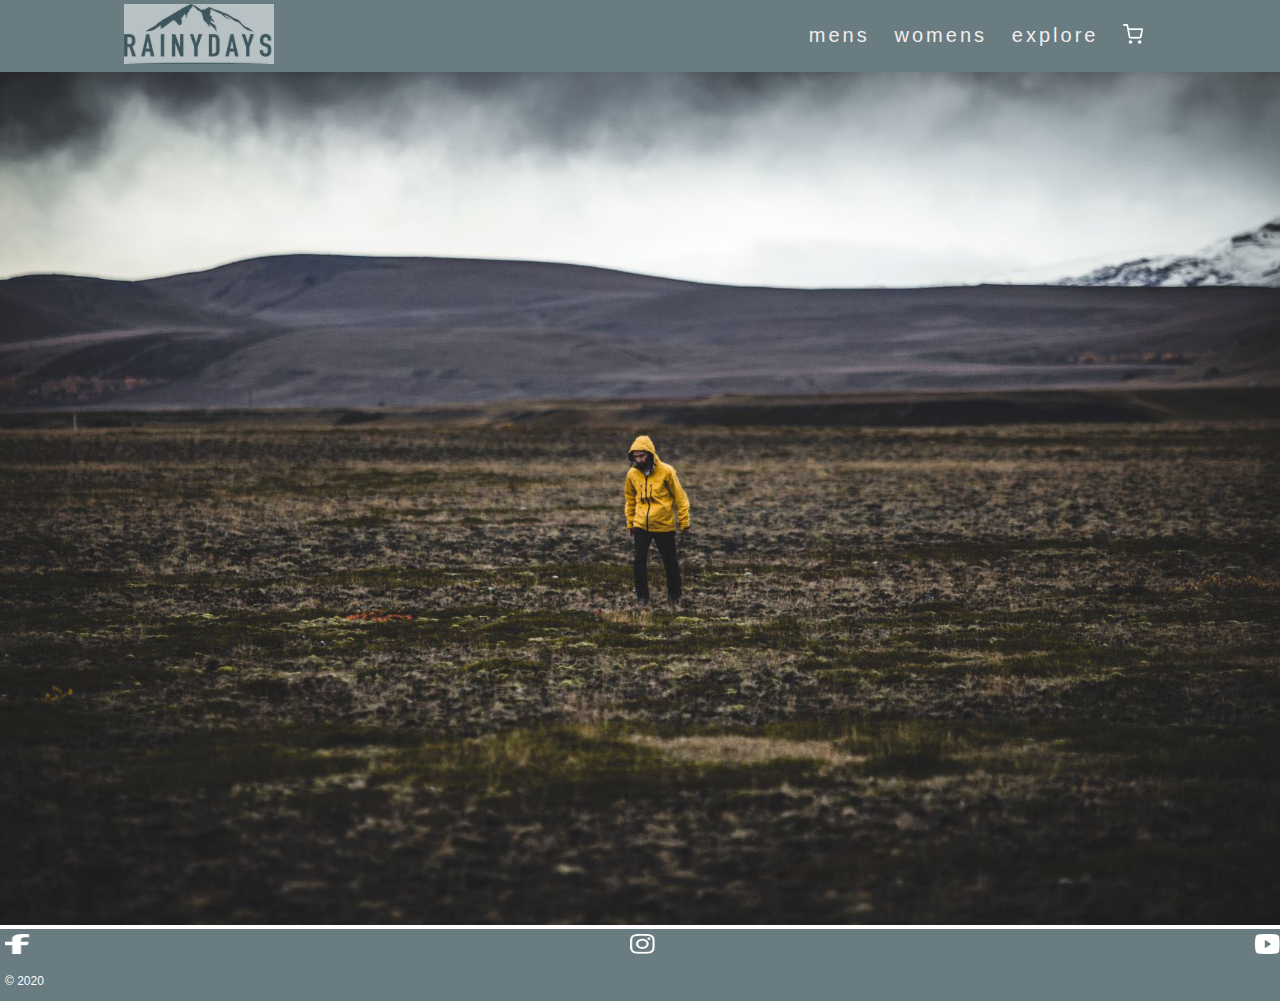
<file: index.html>
<!DOCTYPE html>
<html>

<head>
  <link rel="stylesheet" href="styles/global.css">
  <link rel="stylesheet" href="styles/index.css" />
  <meta charset="UTF-8">
  <meta name="viewporrt" content="width=device-width, initial-scale=1.0" />
  <meta name="description" content="Rain Jackets" />
  <meta name="keywords" content="Outdoor apparel, womens rain Jackets, mens rain Jackets" />

  <title>RainyDays</title>
</head>

<body>

  <header>

    <body>
      <nav>
        <div class="logo"> <a href="index.html">
            <img src="images/RainyDays-Logo-Home-Page.png" alt="Logo" width="150" height="60" />


        </div>
        <ul class="nav-links">
       
          <li><a href="mens.html">mens</a></li>
          <li><a href="womens.html">womens</a></li>
          <li><a href="explore.html">explore</a></li>
          <li><a href="cart.html"><img src="images/Icon-shopping-cart.png" alt="Icon-shopping-cart" width="20" height="20"></a> </li>
          </ul>
      </nav>
      <h1>RainyDays</h1>


  </header>

  <main>
    <div class="background"><img src="images/madara-parma-Lfw8ZpYaOhg-unsplash-1.jpg" alt="Man in yellow jacket, walking across a moor"
        height="100%" width="100%" ; /></div>
  </main>

  <footer>
      <ul class="socialmedia">
        <li class="face"><a href="facebook.com"><img src="images/Icon awesome-facebook-f.png" alt="facebook" width="25" height="20"></a></li>
        <li class="insta"><a href="instagram.com"><img src="images/Icon awesome-instagram.png" alt="instagram" width="25" height="20"></a></li>
        <li class="tube"><a href="youtube.com"><img src="images/Icon awesome-youtube.png" alt="youtube" width="25" height="20"></a></li>

      </ul>
      <p class="footer-text">&copy 2020</p>
  </footer>

</html>
</file>
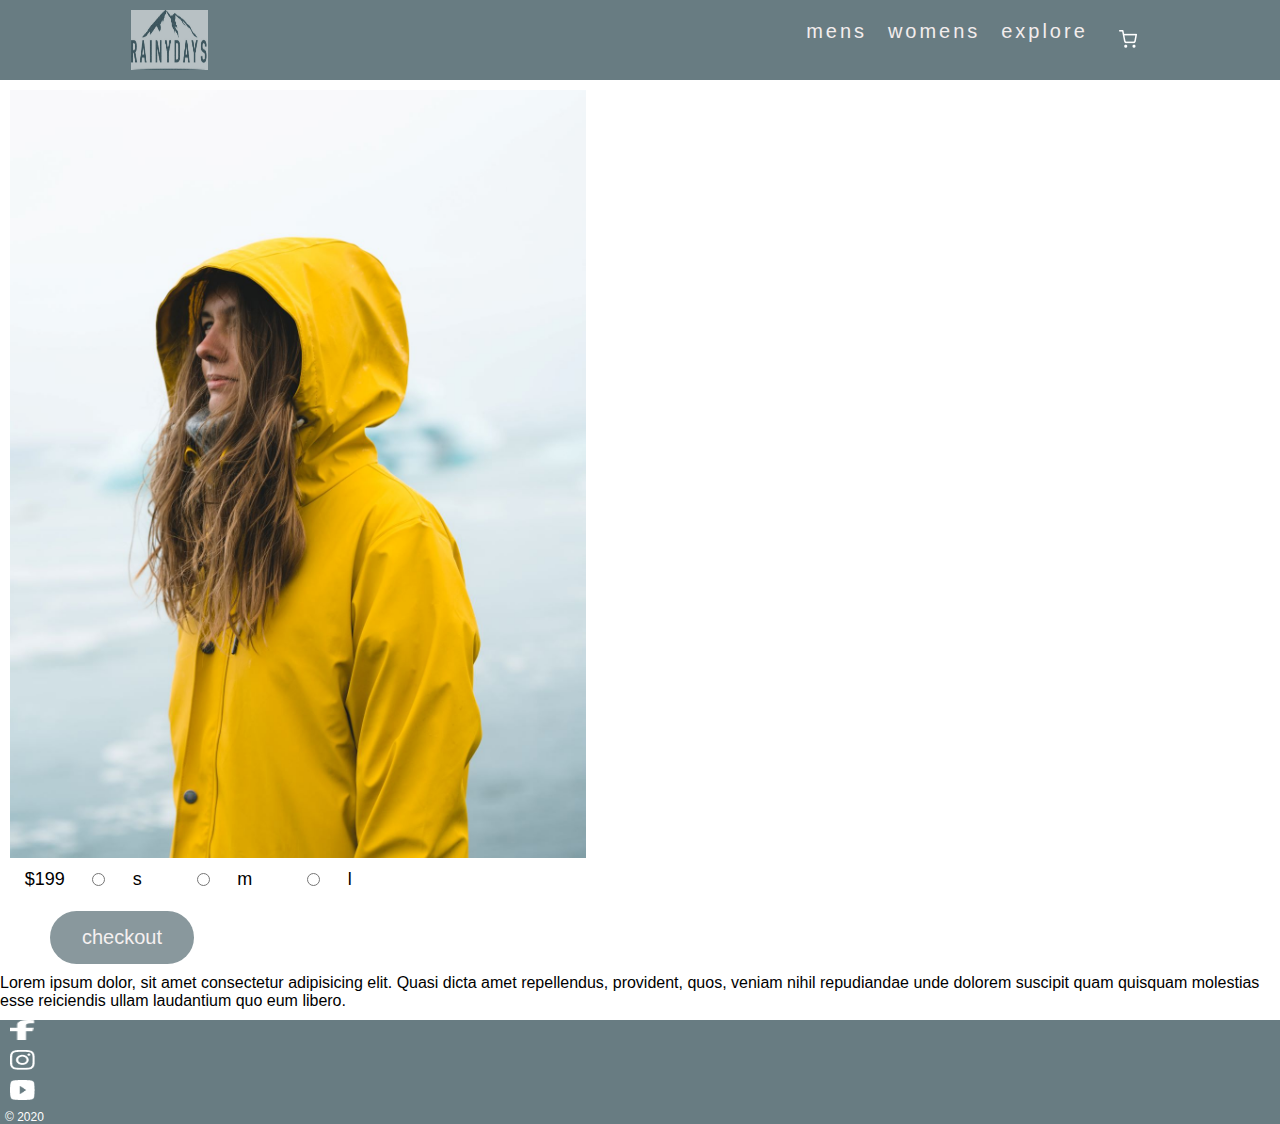
<file: cart.html>
<!DOCTYPE html>
<html>
  <head>
    <link rel="stylesheet" href="styles/global.css">
    <link rel="stylesheet" href="styles/cart.css" />
    <meta charset="UTF-8" />
    <meta name="viewporrt" content="width=device-width, initial-scale=1.0" />
    <meta name="description" content="Rain Jackets" />
    <meta
      name="keywords"
      content="Outdoor apparel, womens rain Jackets, mens rain Jackets"
    />

    <title>Cart</title>
  </head>
  <h1>cart</h1>
  <body>
    <nav>
      <div class="logo">  <a href="index.html">
            <img
              src="images/RainyDays-Logo-Home-Page.png"
              alt="Logo"
              width="150"
              height="60"
            />
      </div>
      <ul class="nav-links">
       
        <li><a href="mens.html">mens</a></li>
        <li><a href="womens.html">womens</a></li>
        <li><a href="explore.html">explore</a></li>
        <li><a href="cart.html"><img src="images/Icon-shopping-cart.png" alt="Icon-shopping-cart" width="20" height="20"></a> </li>
        </ul>
    </nav>
    
  
  <main><div class="product">
    <img
    src="images/pexels-matt-hardy-2755165-1.jpg"
    height="50%"
    width="50%"
  />
    <form action="checkoutcomplete.html">
        <p>$199</p>
        <input type="radio" id="small" name="size" value="small">
        <label for="small"> s</label><br>
        <input type="radio" id="medium" name="size" value="medium">
        <label for="medium"> m</label><br>
        <input type="radio" id="large" name="size" value="large">
        <label for="large"> l</label><br>
        
    </form>
    <a href="checkoutcomplete.html"><button onclick="checkout">checkout</button></a>
   
</div>
  <div>  
  <p class="jacketinfo">Lorem ipsum dolor, sit amet consectetur adipisicing elit. Quasi dicta amet repellendus, provident, quos, veniam nihil repudiandae unde dolorem suscipit quam quisquam molestias esse reiciendis ullam laudantium quo eum libero.
    </p>
    </div>
</main>
<footer>
    <ul class="social-media">
      <li><a href="facebook.com"><img src="images/Icon awesome-facebook-f.png" alt="facebook" width="25" height="20"></a></li>
      <li><a href="instagram.com"><img src="images/Icon awesome-instagram.png" alt="instagram" width="25" height="20"></a></li>
      <li><a href="youtube.com"><img src="images/Icon awesome-youtube.png" alt="youtube" width="25" height="20"></a></li>

    </ul>
    <p class="footer-text">&copy 2020</p>
</footer>
</body>
</html>
</file>
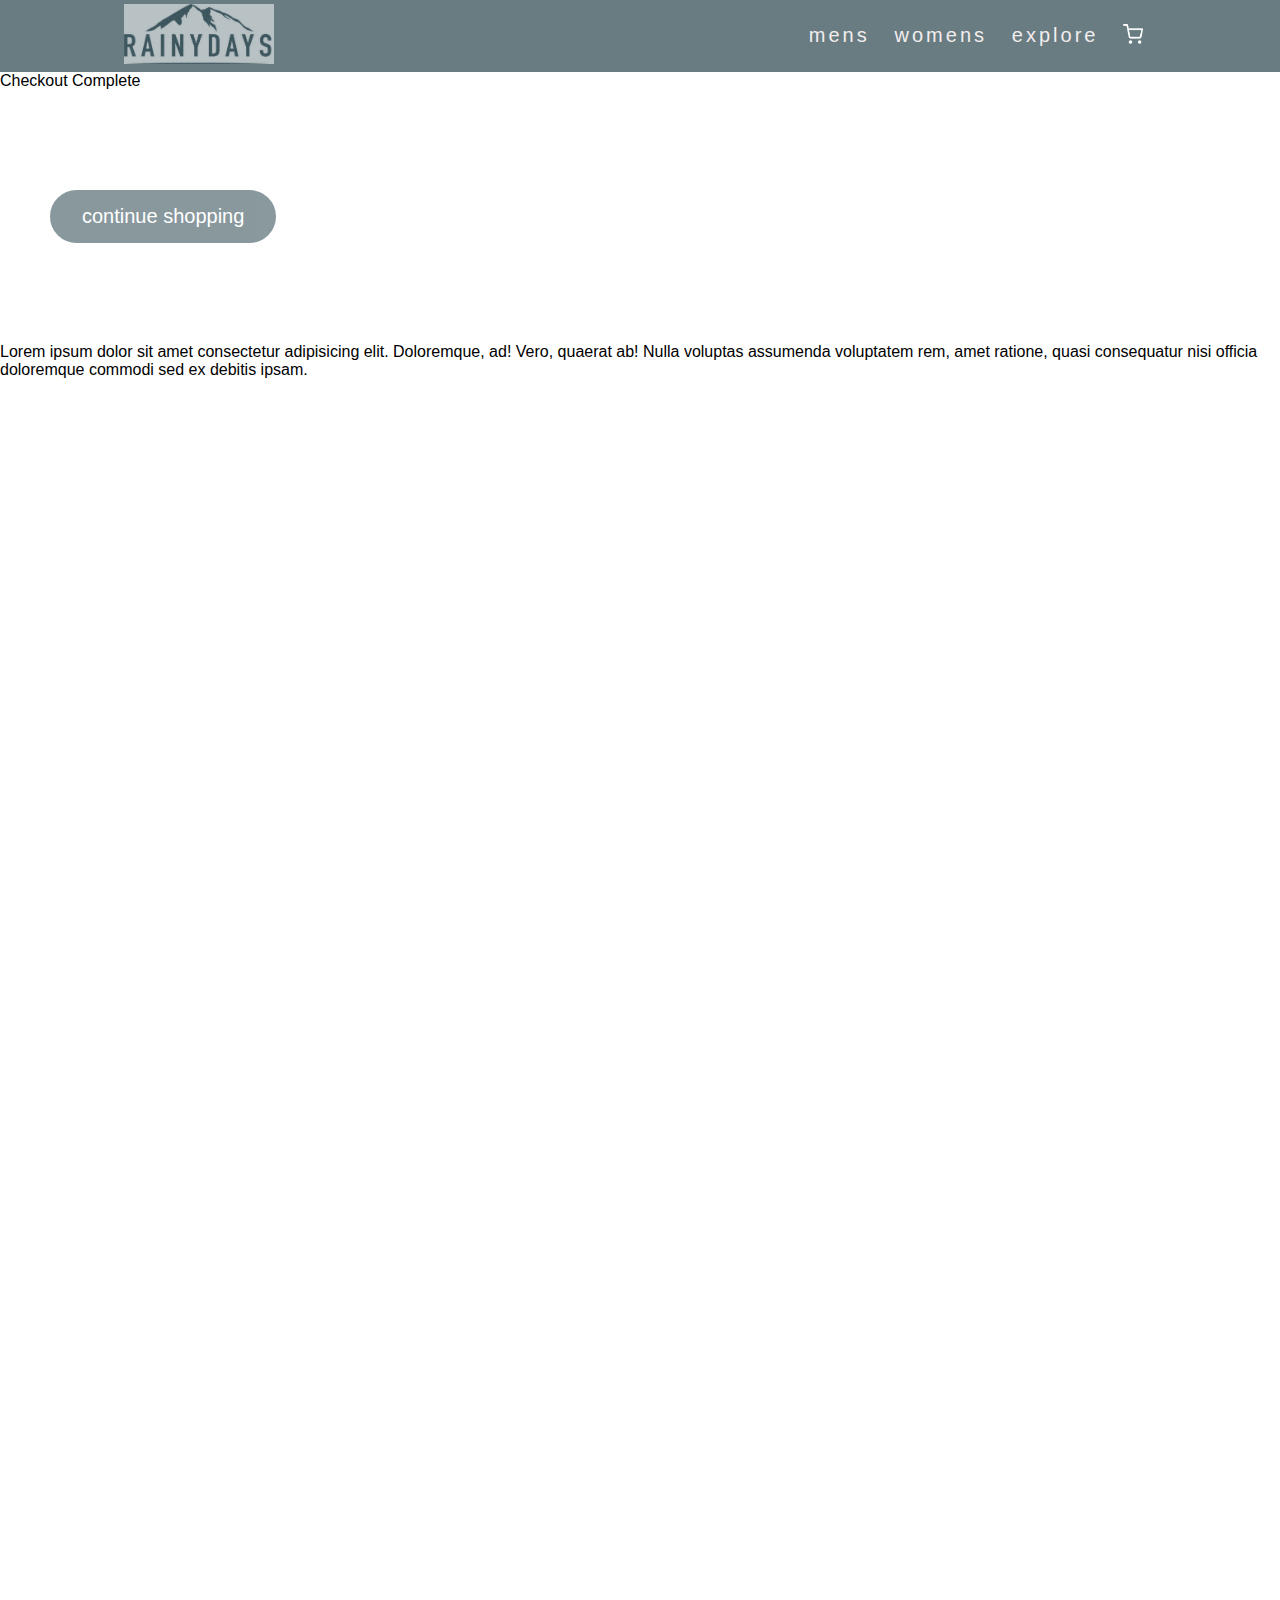
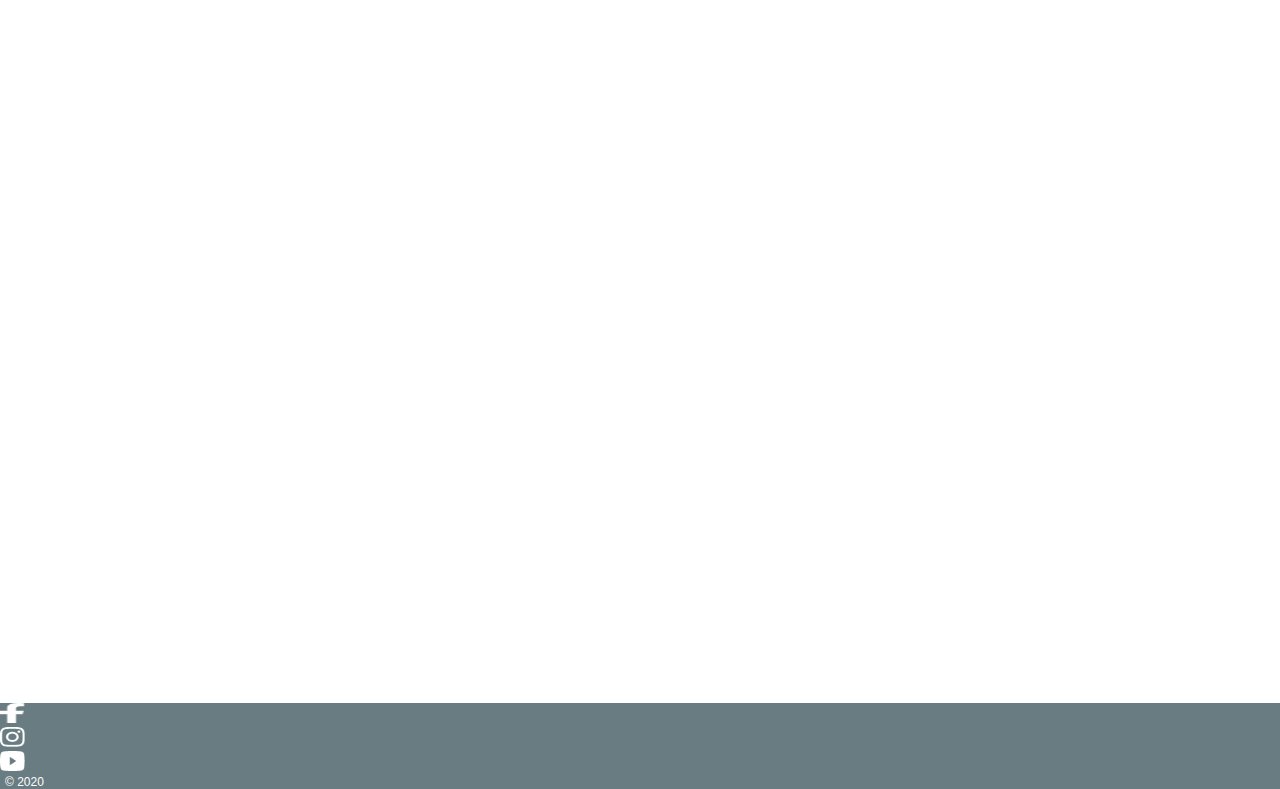
<file: checkoutcomplete.html>
<!DOCTYPE html>
<html>
  <head>
    <link rel="stylesheet" href="styles/global.css">
    <link rel="stylesheet" href="styles/checkoutcomplete.css">
    <title>CheckoutComplete</title>
    <meta name="viewporrt" content="width=device-width, initial-scale=1.0" />
    
  </head>
  <h1>checkoutcomplete</h1>
    <body>
      <nav>
        <div class="logo">  <a href="index.html">
              <img
                src="images/RainyDays-Logo-Home-Page.png"
                alt="Logo"
                width="150"
                height="60"
              />
        
        
        </div>
        <ul class="nav-links">
       
          <li><a href="mens.html">mens</a></li>
          <li><a href="womens.html">womens</a></li>
          <li><a href="explore.html">explore</a></li>
          <li><a href="cart.html"><img src="images/Icon-shopping-cart.png" alt="Icon-shopping-cart" width="20" height="20"></a> </li>
          </ul>
      </nav>
      <div class="cont">
        <p>Checkout Complete</p>
      <a href="index.html"><button onclick>continue shopping</button></a></div>
    </body>
    <p>Lorem ipsum dolor sit amet consectetur adipisicing elit. Doloremque, ad! Vero, quaerat ab! Nulla voluptas assumenda voluptatem rem, amet ratione, quasi consequatur nisi officia doloremque commodi sed ex debitis ipsam.</p>
    <img class="back"
      src="images/elias-arias--fMc5tAEPcs-unsplashMountains.jpg"
      height="100%"
      width="100%"
    />
    <footer>
      <ul class="social-media">
        <li><a href="facebook.com"><img src="images/Icon awesome-facebook-f.png" alt="facebook" width="25" height="20"></a></li>
        <li><a href="instagram.com"><img src="images/Icon awesome-instagram.png" alt="instagram" width="25" height="20"></a></li>
        <li><a href="youtube.com"><img src="images/Icon awesome-youtube.png" alt="youtube" width="25" height="20"></a></li>

      </ul>
      <p class="footer-text">&copy 2020</p>
  </footer>
</html>
</file>
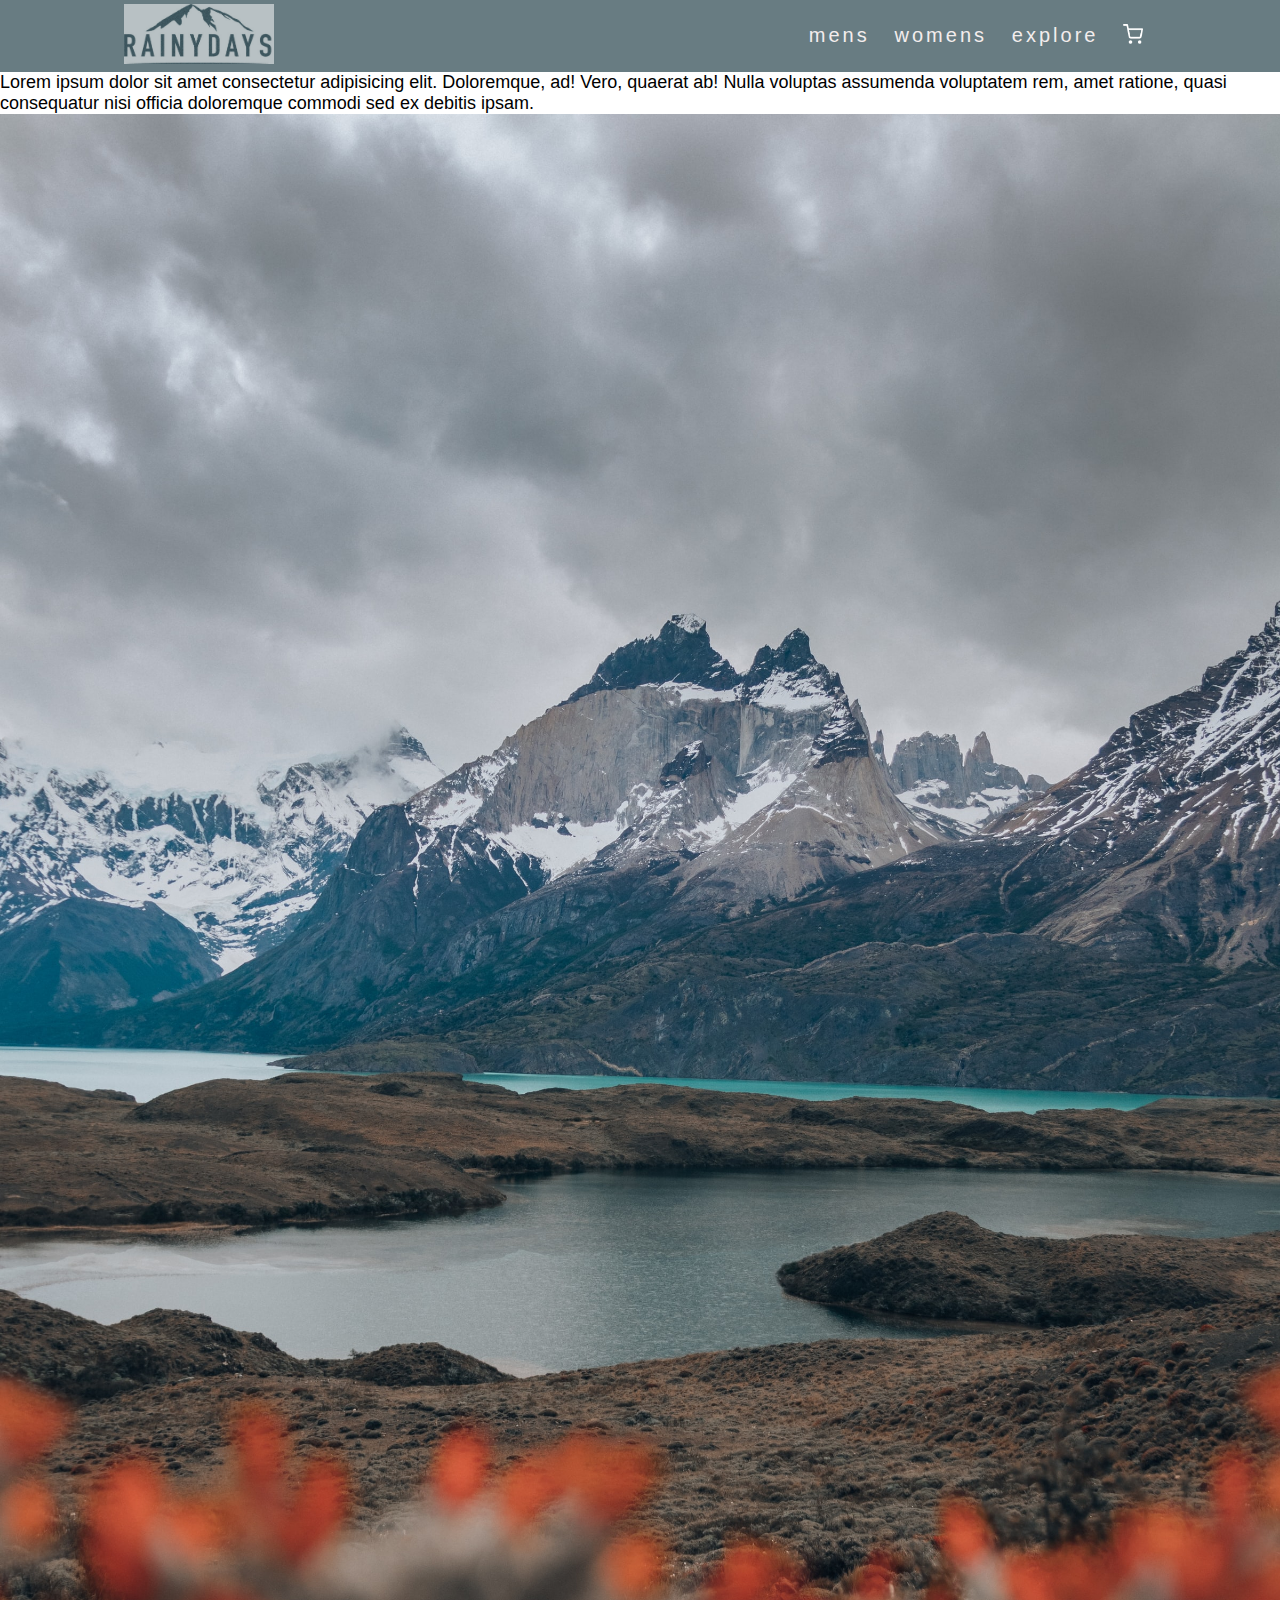
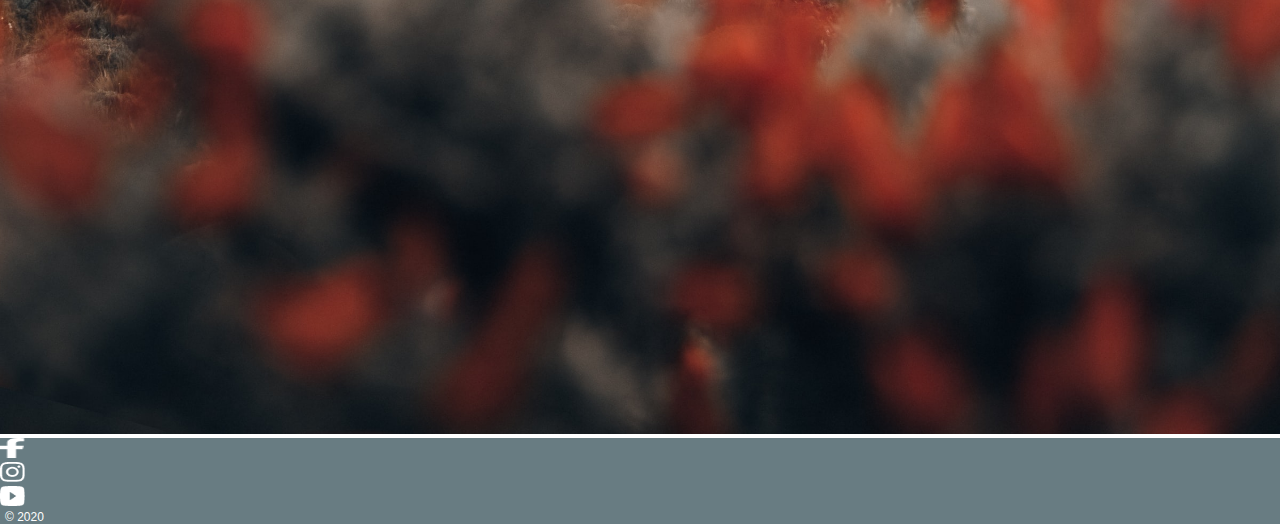
<file: explore.html>
<!DOCTYPE html>
<html>
  <head>
    <link rel="stylesheet" href="styles/global.css">
    <link rel="stylesheet" href="styles/explore.css" />
    <title>Explore</title>
    <meta name="viewporrt" content="width=device-width, initial-scale=1.0" />
  </head>
  <h1>explore</h1>
  <body>
    <body>
      <nav>
        <div class="logo">  <a href="index.html">
              <img
                src="images/RainyDays-Logo-Home-Page.png"
                alt="Logo"
                width="150"
                height="60"
              />
        
        
        </div>
        <ul class="nav-links">
       
          <li><a href="mens.html">mens</a></li>
          <li><a href="womens.html">womens</a></li>
          <li><a href="explore.html">explore</a></li>
          <li><a href="cart.html"><img src="images/Icon-shopping-cart.png" alt="Icon-shopping-cart" width="20" height="20"></a> </li>
          </ul>
      </nav>
      
    </body>
    <p>Lorem ipsum dolor sit amet consectetur adipisicing elit. Doloremque, ad! Vero, quaerat ab! Nulla voluptas assumenda voluptatem rem, amet ratione, quasi consequatur nisi officia doloremque commodi sed ex debitis ipsam.</p>
    <img
      src="images/elias-arias--fMc5tAEPcs-unsplashMountains.jpg"
      height="100%"
      width="100%"
    />
    
  </body>
  <footer>
    <ul class="social-media">
      <li><a href="facebook.com"><img src="images/Icon awesome-facebook-f.png" alt="facebook" width="25" height="20"></a></li>
      <li><a href="instagram.com"><img src="images/Icon awesome-instagram.png" alt="instagram" width="25" height="20"></a></li>
      <li><a href="youtube.com"><img src="images/Icon awesome-youtube.png" alt="youtube" width="25" height="20"></a></li>

    </ul>
    <p class="footer-text">&copy 2020</p>
</footer>
</html>
</file>
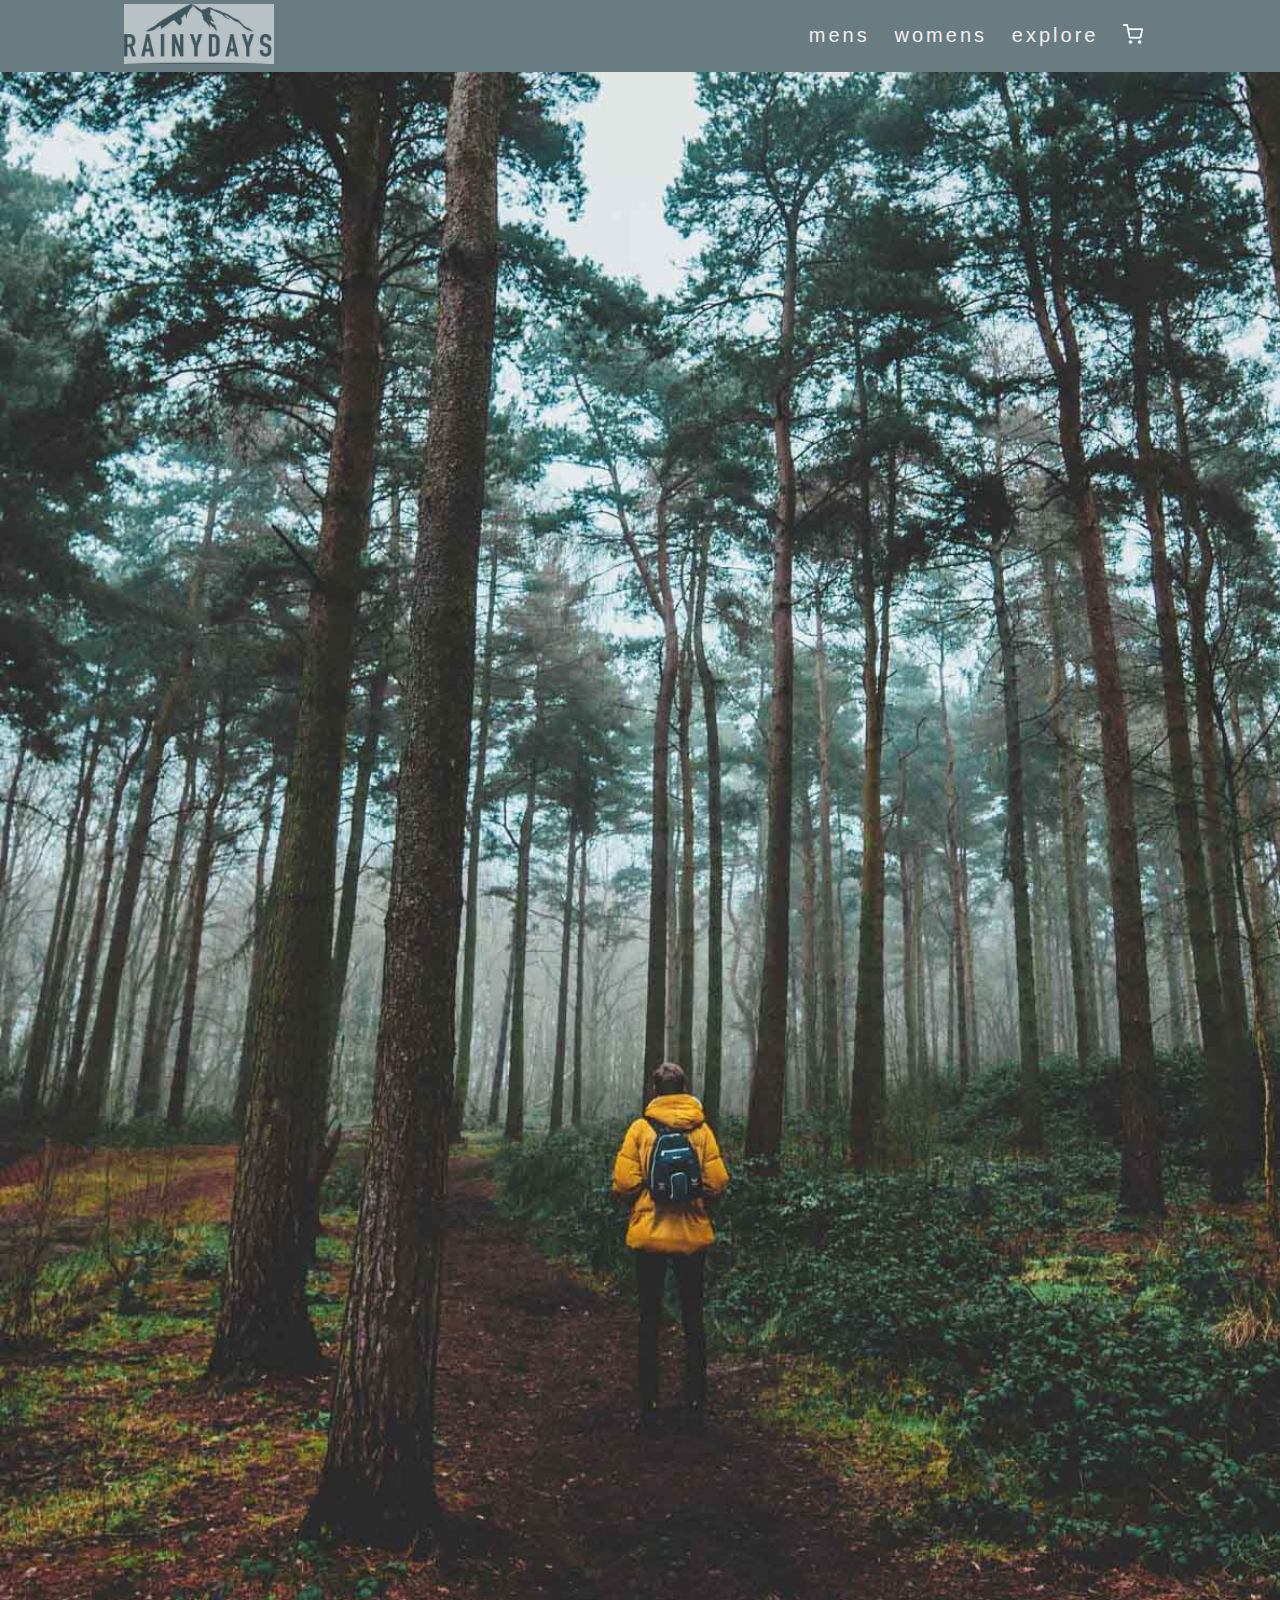
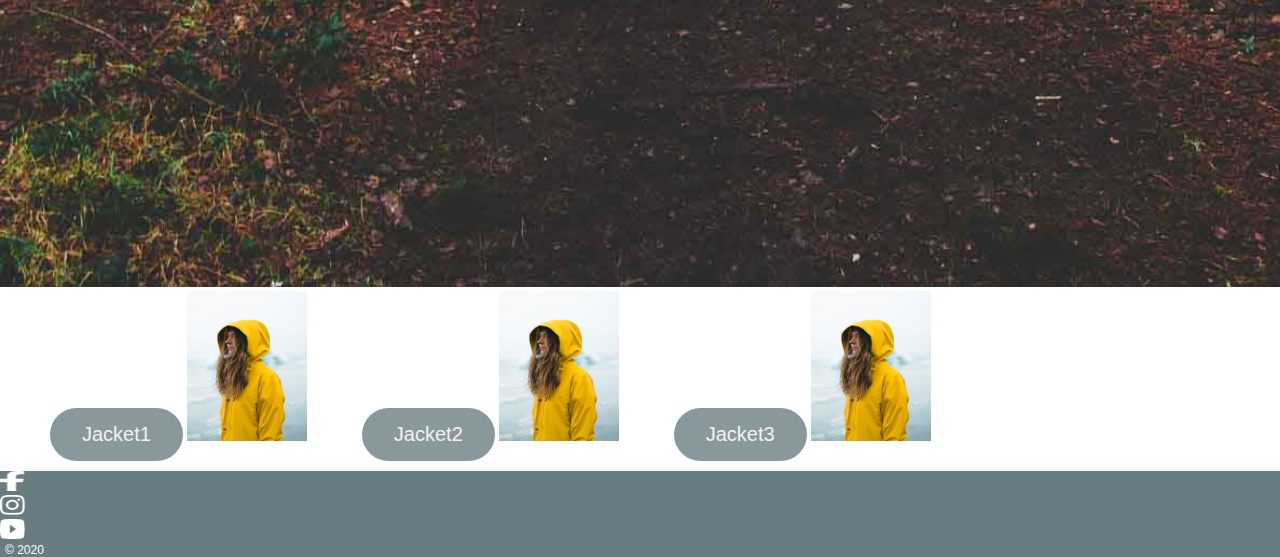
<file: mens.html>
<!DOCTYPE html>
<html>
  <head>
    <link rel="stylesheet" href="styles/global.css">
    <link rel="stylesheet" href="styles/mens.css" />
    <title>Mens Jackets</title>
    <meta name="viewporrt" content="width=device-width, initial-scale=1.0" />
    <meta charset="UTF-8">
    <meta
      name="keywords"
      content="Outdoor apparel, womens rain Jackets, mens rain Jackets"
    />
  </head>
  <h1>mens</h1>
  <body>
    <nav>
      <div class="logo">  <a href="index.html">
            <img
              src="images/RainyDays-Logo-Home-Page.png"
              alt="Logo"
              width="150"
              height="60"
            />
      
      
      </div>
      <ul class="nav-links">
       
        <li><a href="mens.html">mens</a></li>
        <li><a href="womens.html">womens</a></li>
        <li><a href="explore.html">explore</a></li>
        <li><a href="cart.html"><img src="images/Icon-shopping-cart.png" alt="Icon-shopping-cart" width="20" height="20"></a> </li>
        </ul>
    </nav>
    <img
      src="images/thom-holmes-YOQcfY9nsGU-unsplash-1.jpg"
      height="100%"
      width="100%"
    />
    
    <a href="mensproduct.html"><button onclick >Jacket1
    </button></a>
    
    <img
      src="images/pexels-matt-hardy-2755165-1.jpg"
      height="150px"
      width="120px"
    />
    <a href="mensproduct.html"><button onclick >Jacket2
    </button></a>
    <img
      src="images/pexels-matt-hardy-2755165-1.jpg"
      height="150px"
      width="120px"
    />
    <a href="mensproduct.html"><button onclick >Jacket3
    </button></a>
    <img
      src="images/pexels-matt-hardy-2755165-1.jpg"
      height="150px"
      width="120px"
    />
    <footer>
      <ul class="social-media">
        <li><a href="facebook.com"><img src="images/Icon awesome-facebook-f.png" alt="facebook" width="25" height="20"></a></li>
        <li><a href="instagram.com"><img src="images/Icon awesome-instagram.png" alt="instagram" width="25" height="20"></a></li>
        <li><a href="youtube.com"><img src="images/Icon awesome-youtube.png" alt="youtube" width="25" height="20"></a></li>

      </ul>
      <p class="footer-text">&copy 2020</p>
  </footer>
  </body>
</html>
</file>
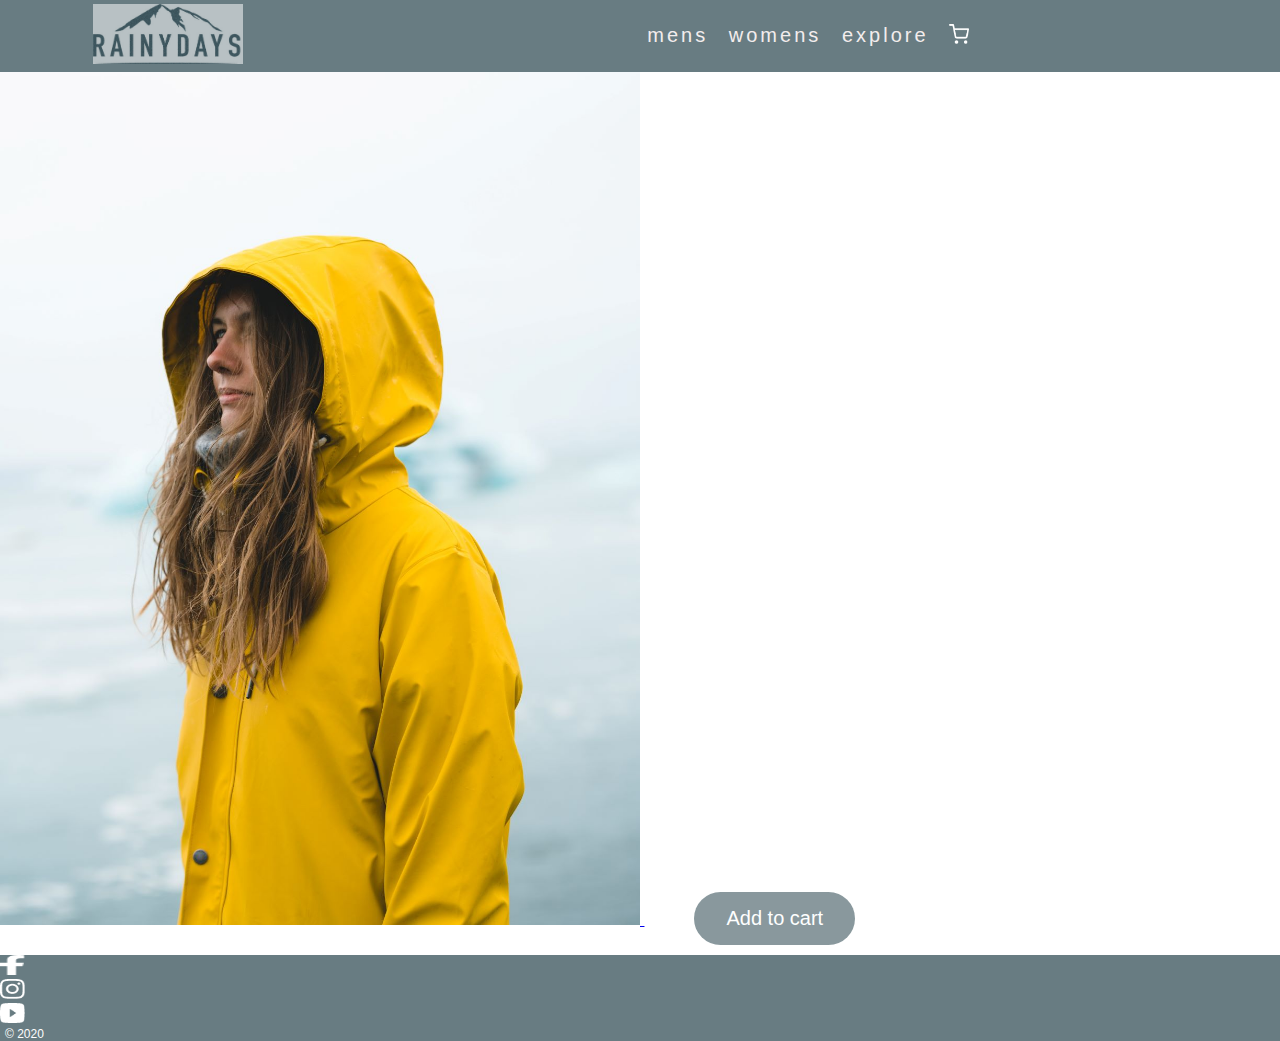
<file: mensproduct.html>
<!DOCTYPE html>
<html>
  <head>
    <link rel="stylesheet" href="styles/global.css">
    <link rel="stylesheet" href="styles/mensproduct.css"/>
    <meta charset="UTF-8">
    <title>Mens Jacket </title>
    <meta name="viewporrt" content="width=device-width, initial-scale=1.0" />
    <meta
      name="keywords"
      content="Outdoor apparel, womens rain Jackets, mens rain Jackets"
    />
    
  </head>
  <h1>mensproduct</h1>
  <body>
    <nav>
      <div class="logo">  <a href="index.html">
            <img
              src="images/RainyDays-Logo-Home-Page.png"
              alt="Logo"
              width="150"
              height="60"
            />
      
      
      </div>
      <ul class="nav-links">
       
        <li><a href="mens.html">mens</a></li>
        <li><a href="womens.html">womens</a></li>
        <li><a href="explore.html">explore</a></li>
      <li>
      <div class="cart">
        <a href="cart.html">
        <img
          src="images/Icon-shopping-cart.png"
          alt="Icon-shopping-cart"
          width="20"
          height="20"
          />
        </li>
        </ul>
    </nav>
      <h1>jacket1</h1>
    
    <img
      src="images/pexels-matt-hardy-2755165-1.jpg"
      height="50%"
      width="50%"
    />
    <a href="cart.html"><button onclick >Add to cart</button></a>
    
  </body>
  <footer>
    <ul class="social-media">
      <li><a href="facebook.com"><img src="images/Icon awesome-facebook-f.png" alt="facebook" width="25" height="20"></a></li>
      <li><a href="instagram.com"><img src="images/Icon awesome-instagram.png" alt="instagram" width="25" height="20"></a></li>
      <li><a href="youtube.com"><img src="images/Icon awesome-youtube.png" alt="youtube" width="25" height="20"></a></li>

    </ul>
    <p class="footer-text">&copy 2020</p>
</footer>
</html>
</file>
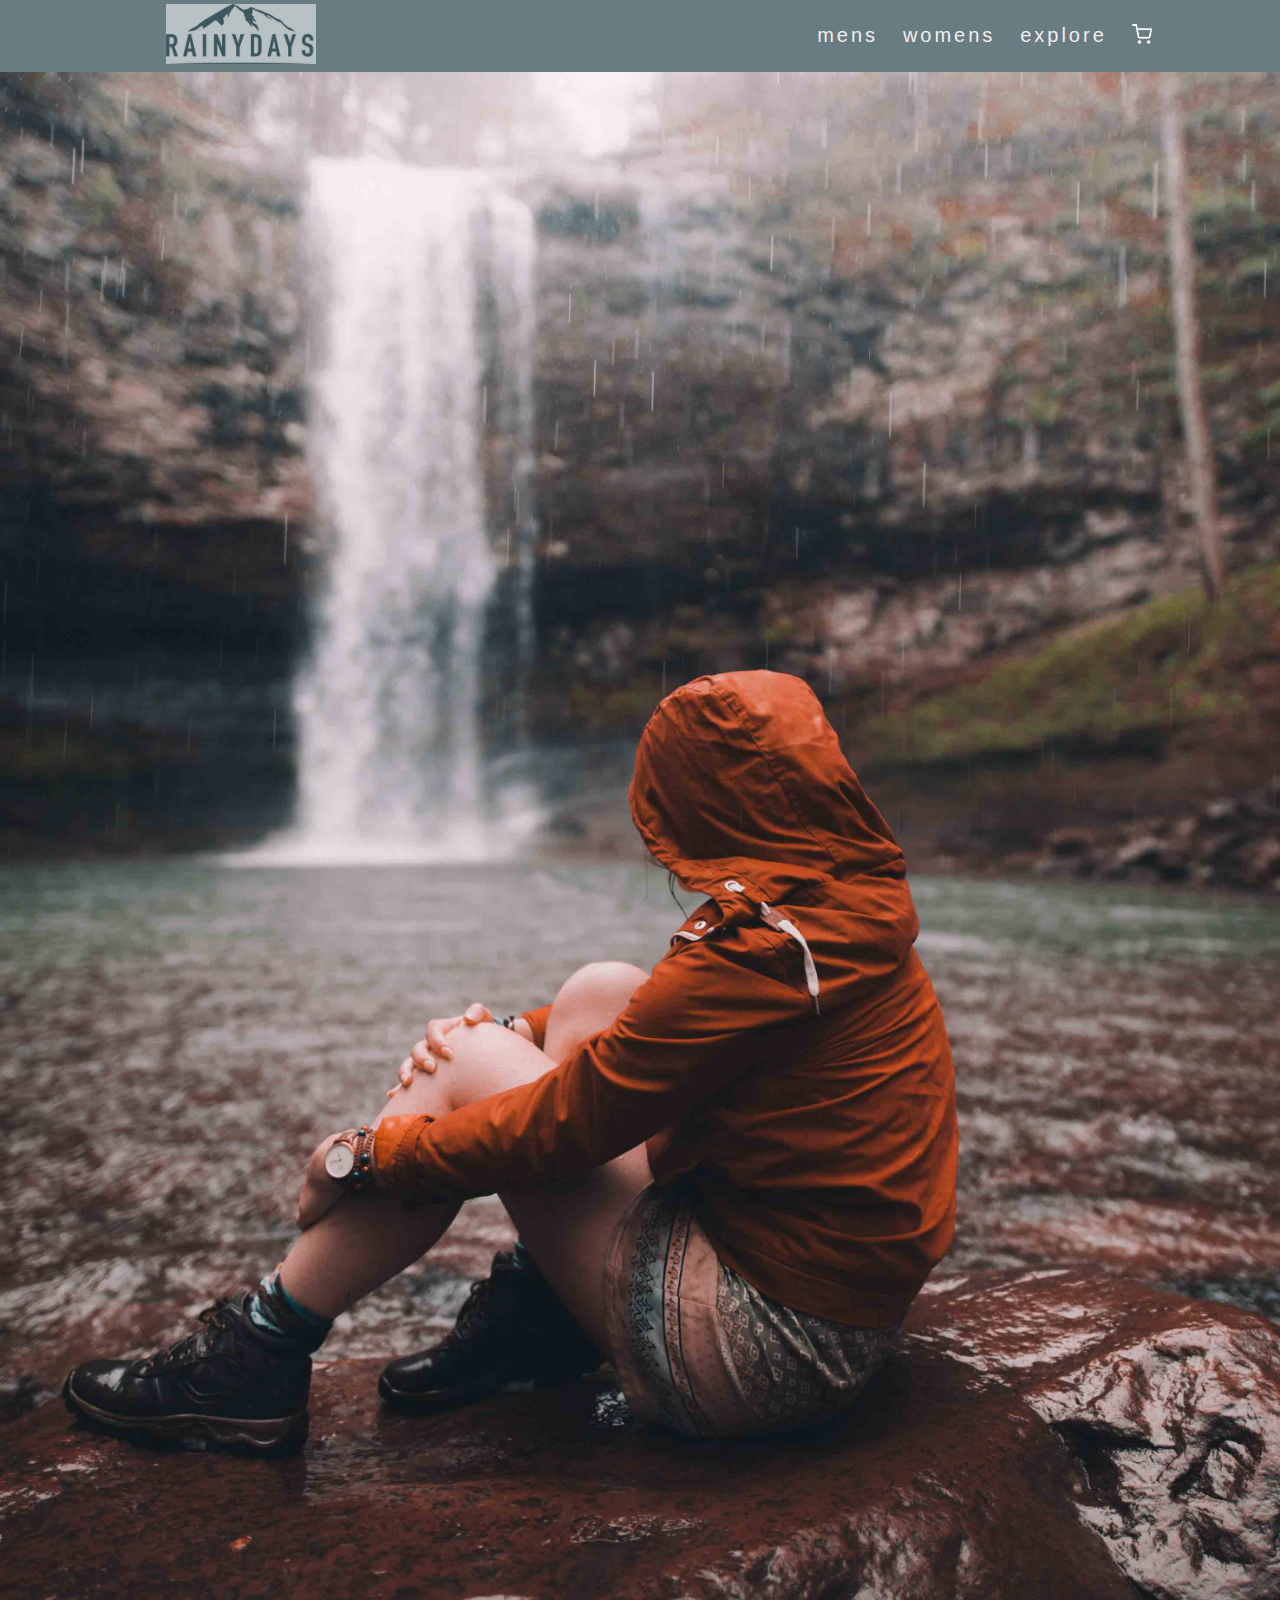
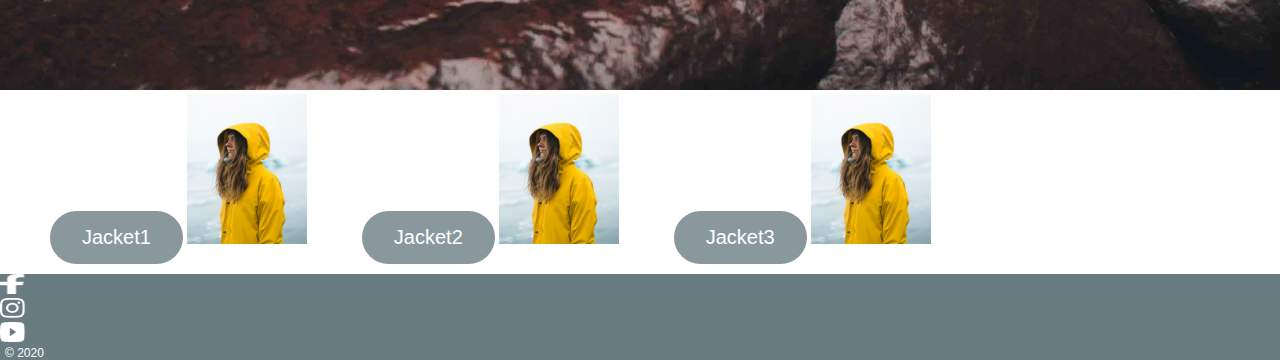
<file: womens.html>
<!DOCTYPE html>
<html>
  <head>
    <link rel="stylesheet" href="styles/global.css">
    <link rel="stylesheet" href="styles/womens.css" />
    <title>Womens Jackets</title>
    <meta charset="UTF-8">
    <meta name="viewporrt" content="width=device-width, initial-scale=1.0" />
    <meta name="description" content="womens rain jackets" />
    <meta name="keywords" content="womens rain jackets and outdoor apparel" />
  </head>
  <body>
    <h1>womens</h1>
    <nav>
      <div class="logo">  <a href="index.html">
            <img
              src="images/RainyDays-Logo-Home-Page.png"
              alt="Logo"
              width="150"
              height="60"
            />
      
      
      </div>
      <ul class="nav-links">
       
        <li><a href="mens.html">mens</a></li>
        <li><a href="womens.html">womens</a></li>
        <li><a href="explore.html">explore</a></li>
        <li><a href="cart.html"><img src="images/Icon-shopping-cart.png" alt="Icon-shopping-cart" width="20" height="20"></a> </li>
        </ul>
    </nav>
    
    <img
      src="images/blake-cheek-dw96lVwMXJg-unsplash-1.jpg"
      height="100%"
      width="100%"
    />
    
    <a href="mensproduct.html"><button onclick>Jacket1</button></a>

    <img
      src="images/pexels-matt-hardy-2755165-1.jpg"
      alt="jacket 1"
      height="150px"
      width="120px"
    />
    <a href="mensproduct.html"><button onclick>Jacket2</button></a>
    <img
      src="images/pexels-matt-hardy-2755165-1.jpg"
      alt="jacket 2"
      height="150px"
      width="120px"
    />
    <a href="mensproduct.html"><button onclick>Jacket3</button></a>
    
    
        

    <img
      src="images/pexels-matt-hardy-2755165-1.jpg"
      alt="jacket 3"
      height="150px"
      width="120px"
    />
    <footer>
      <ul class="social-media">
        <li><a href="facebook.com"><img src="images/Icon awesome-facebook-f.png" alt="facebook" width="25" height="20"></a></li>
        <li><a href="instagram.com"><img src="images/Icon awesome-instagram.png" alt="instagram" width="25" height="20"></a></li>
        <li><a href="youtube.com"><img src="images/Icon awesome-youtube.png" alt="youtube" width="25" height="20"></a></li>

      </ul>
      <p class="footer-text">&copy 2020</p>
  </footer>
  </body>
</html>
</file>
<file: styles/global.css>
* {
  margin: 0px;
  padding: 0px;
  box-sizing: border-box;
  font-family: "Segoe UI", Tahoma, Geneva, Verdana, sans-serif;
}
nav {
  display: flex;
  justify-content: space-around;
  align-items: center;
  min-height: 8vh;
  background-color: rgba(36, 65, 74, 69%);
}

.logo {
  justify-content: left;
}

.nav-links {
  display: flex;
  justify-content: space-around;
  width: 30%;
}
.nav-links li {
  list-style: none;
}
.nav-links a {
  color: rgb(243, 237, 237);
  text-decoration: none;
  letter-spacing: 3px;
  font-size: 20px;
}
.icon {
  display: flex;
}

@media screen and (max-width: 1024px) {
  .nav-links {
    width: 50%;
  }
}

h1 {
  display: none;
}
footer {
   min-height: 8vh;
  background-color: rgba(36, 65, 74, 69%);
  color: rgb(254, 254, 254);
}
.footer-text {
  font-size: 12px;
  display: flex;
  flex-direction: inherit;
  padding-left: 5px;
}
.socialmedia{
  display: flex;
  justify-content: space-between;
  padding-left: 5px;
  padding-top: 5px;
  flex-direction: row;

  min-height: 5vh;
}
li {
  list-style: none;
}

button {
    display: inline-flex;
    border-radius: 50px;
    margin-left: 50px;
    margin-bottom: 10px;
    margin-top: 10px;
    size: 50px;
    color: rgb(254, 254, 254);
    background-color: rgb(36, 65, 74);
    text-align: center;
    font-size: 20px;
    border: none;
    padding: 15px 32px;
    cursor: pointer;
    opacity: 78%;
  }
</file>
<file: styles/index.css>
body {
  background-color: rgb(254, 254, 254);
}

  


main{
  
  background-position: center;
  background-repeat: no-repeat;
  background-size: cover;
}
</file>
<file: styles/cart.css>
* {
  margin: 0px;
  padding: 0px;
  box-sizing: border-box;
  font-family: 'Segoe UI', Tahoma, Geneva, Verdana, sans-serif;
}
nav {
  display: flex;
  justify-content: space-around;
  align-items: center;
  min-height: 8vh;
  background-color: rgba(36, 65, 74, 69%);
  
}

.logo{
    justify-content: left;
}
    
.nav-links{
    display: flex;
    justify-content: space-around;
    width: 30%;
}
.nav-links li{
    list-style: none;
}
.nav-links a{
    color: rgb(243, 237, 237);
    text-decoration: none;
    letter-spacing: 3px;
    font-size: 20px;
}
img{
    display: flex;
    position: centre;
    max-height: 45%;
    max-width: 45%;
    margin: 10px;
}
.icon{
    display: none;
}
p{
    display: flex;

}
form{
    display: flex;
    justify-content: space-around;
    align-content: center;
    margin: 10px;
    cursor: pointer;
    padding: 1px;
    width: 30%;
    font-size: 18px;
    
}


@media screen and (max-width:1024px){
    .nav-links{
        width: 50%;
    }
}
@media screen and (max-width:768px){
    
    .jacket-info{
        position: absolute;
        height: 92vh;
        flex-direction: column;
        width: 60px;

    }
    
}

button {
    display: inline-block;
    border-radius: 50px;
    margin-left: 50px;
    margin-bottom: 10px;
    size: 60px;
    color: rgb(243, 237, 237);
    background-color:  rgba(36, 65, 74, 69%);
    text-align: center;
    font-size: 20px;
    border: none;
    padding: 15px 32px;
    cursor: pointer;
  }
</file>
<file: styles/checkoutcomplete.css>
button {
    display: inline-block;
    border-radius: 50px;
    margin-left: 50px;
    margin-bottom: 100px;
    margin-top: 100px;
    size: 60px;
    color: rgb(255, 255, 255);
    background-color:  rgba(36, 65, 74, 69%);
    text-align: center;
    font-size: 20px;
    border: none;
    padding: 15px 32px;
    cursor: pointer;
  }
  .back{
      opacity: 0;
  }
</file>
<file: styles/explore.css>
body {
    background-color: rgb(255, 255, 255);
}


h1  {font-family: 'Segoe UI', Tahoma, Geneva, Verdana, sans-serif;
    font-size: 28px;

}

p {
    font-family: 'Segoe UI', Tahoma, Geneva, Verdana, sans-serif; 
}

button { display: inline-block;
         border-radius: 50px;
         size: 50px;
         color: rgb(254, 254, 254);
         background-color: rgb(36, 65, 74);
         text-align: center;
         font-size: 20px;
         border: none;
         padding: 15px 32px;
         cursor: pointer;
}
body {
    object-fit: cover;
    background-position: center;
    background-repeat: no-repeat;
    background-size: cover;

}

img {
    background-position: center;
    background-repeat: no-repeat;
    background-size: cover;
}
p{
    font-size: 18px;
    
}
</file>
<file: styles/mens.css>
body {
      background-color: rgb(255, 255, 255);  
}

h1 {
      font-family: 'Segoe UI', Tahoma, Geneva, Verdana, sans-serif;
}
button {
      display: inline-block;
      border-radius: 50px;
      margin-left: 50px;
      margin-bottom: 10px;
      size: 50px;
      color: rgb(243, 237, 237);
      background-color:  rgba(36, 65, 74, 69%);
      text-align: center;
      font-size: 20px;
      border: none;
      padding: 15px 32px;
      cursor: pointer;
    }
body{
      object-fit: cover;
      background-position: center;
      background-repeat: no-repeat;
      background-size: cover;
}
</file>
<file: styles/mensproduct.css>
body {
    background-color: rgb(255, 255, 255);  
}

h1 {
    font-family: 'Segoe UI', Tahoma, Geneva, Verdana, sans-serif;
}
button {
    display: inline-block;
    border-radius: 50px;
    margin-left: 50px;
    margin-bottom: 10px;
    size: 50px;
    color: rgb(254, 254, 254);
    background-color: rgba(36, 65, 74, 69%);
    text-align: center;
    font-size: 20px;
    border: none;
    padding: 15px 32px;
    cursor: pointer;
  }
</file>
<file: styles/womens.css>
body {
    background-color: rgb(255, 255, 255);  
}

h1 {
    font-family: 'Segoe UI', Tahoma, Geneva, Verdana, sans-serif;
    }

button {
    display: inline-block;
    border-radius: 50px;
    margin-left: 50px;
    margin-bottom: 10px;
    size: 50px;
    color: rgb(254, 254, 254);
    background-color:  rgba(36, 65, 74, 69%);
    text-align: center;
    font-size: 20px;
    border: none;
    padding: 15px 32px;
    cursor: pointer;
  }

  img {
      background-position: center;
      background-repeat: no-repeat;
      background-size: cover;
      

  }
  header {
      margin-left: 50px;
  }
  div {
      margin-left: 50px;
  }
</file>
